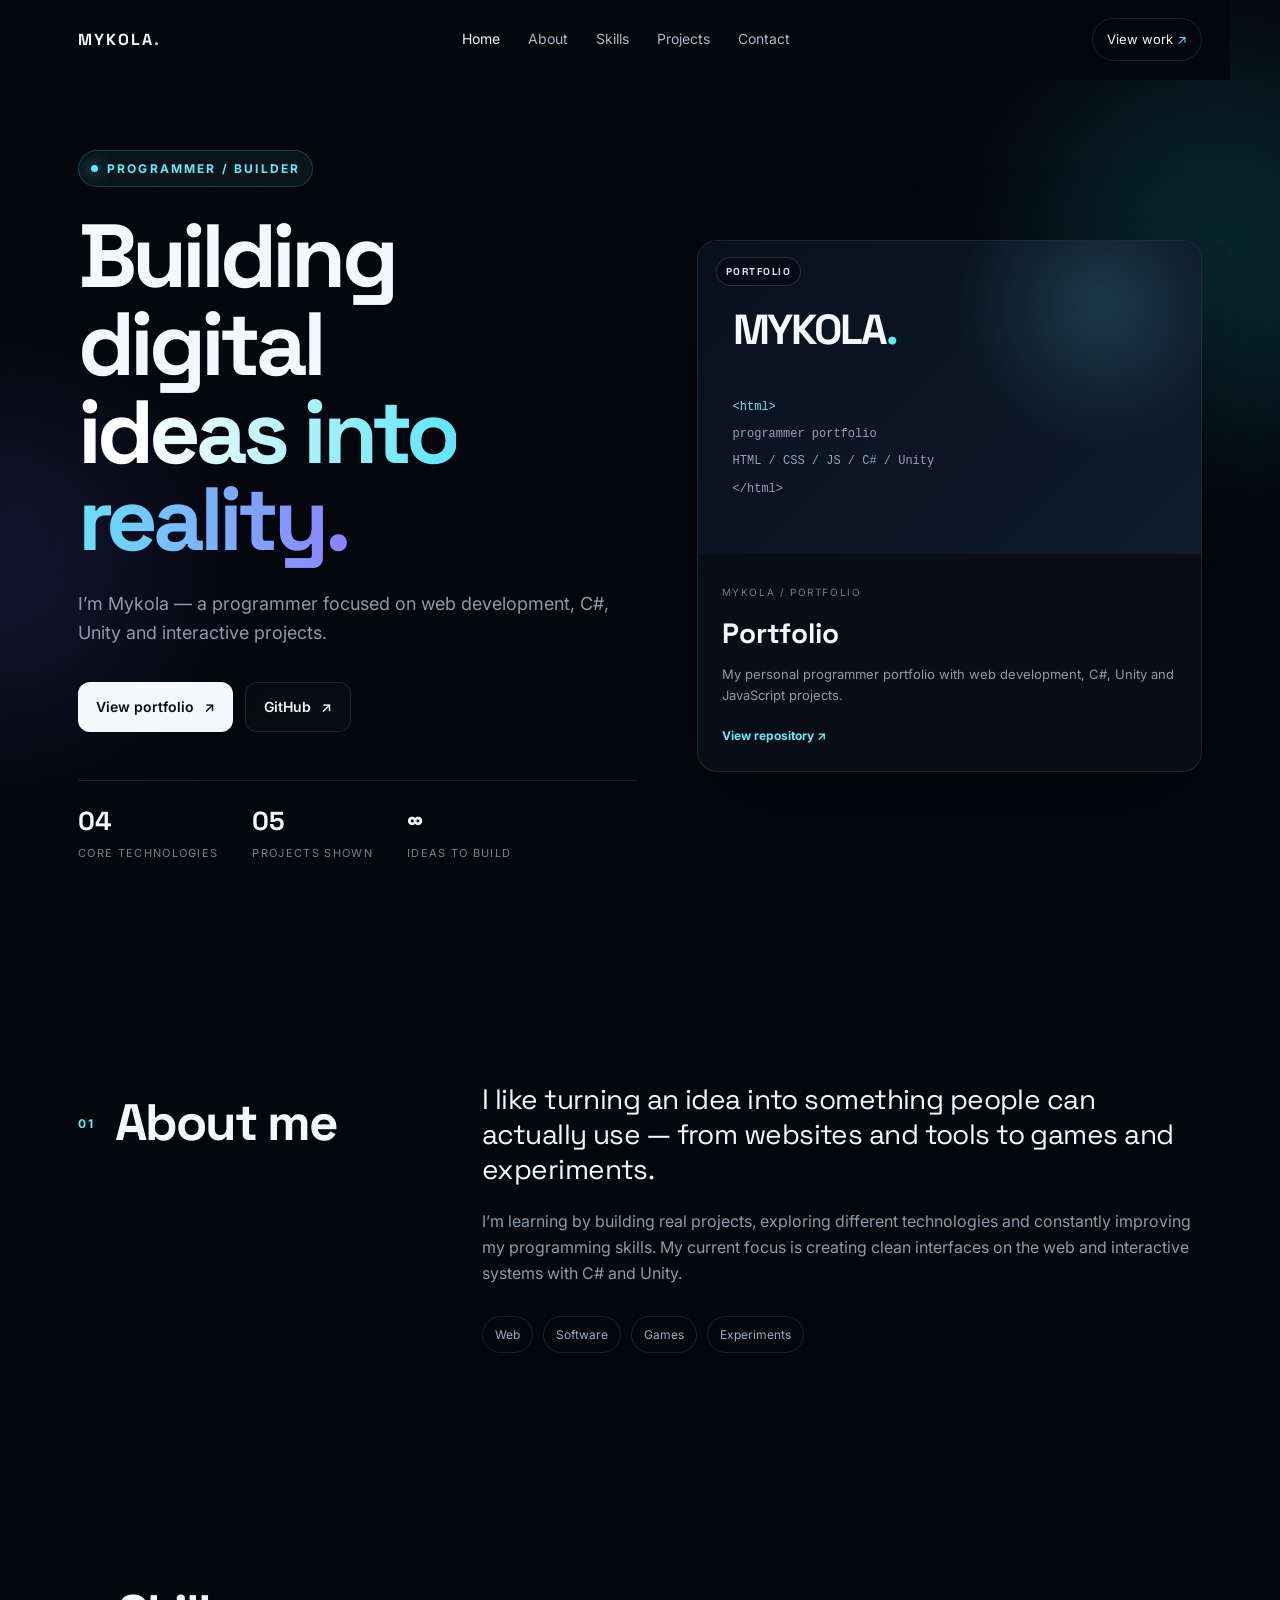
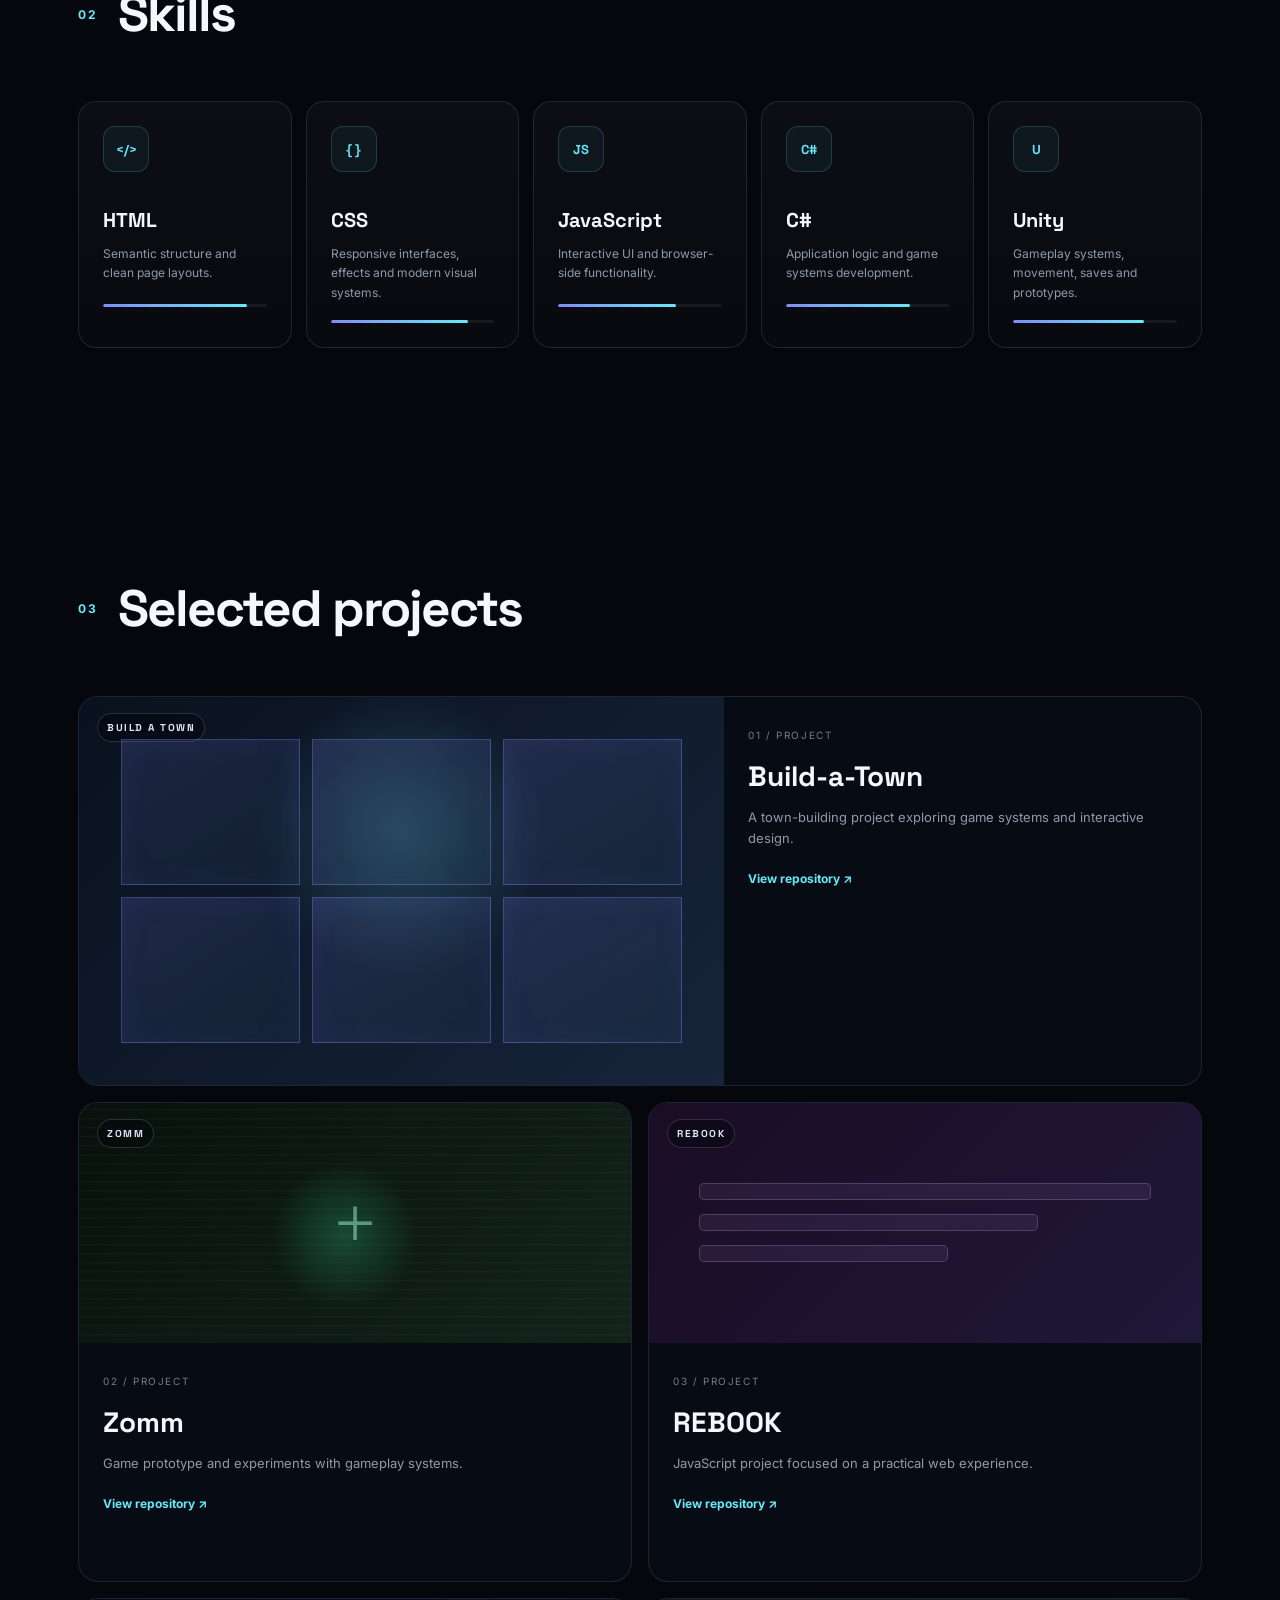
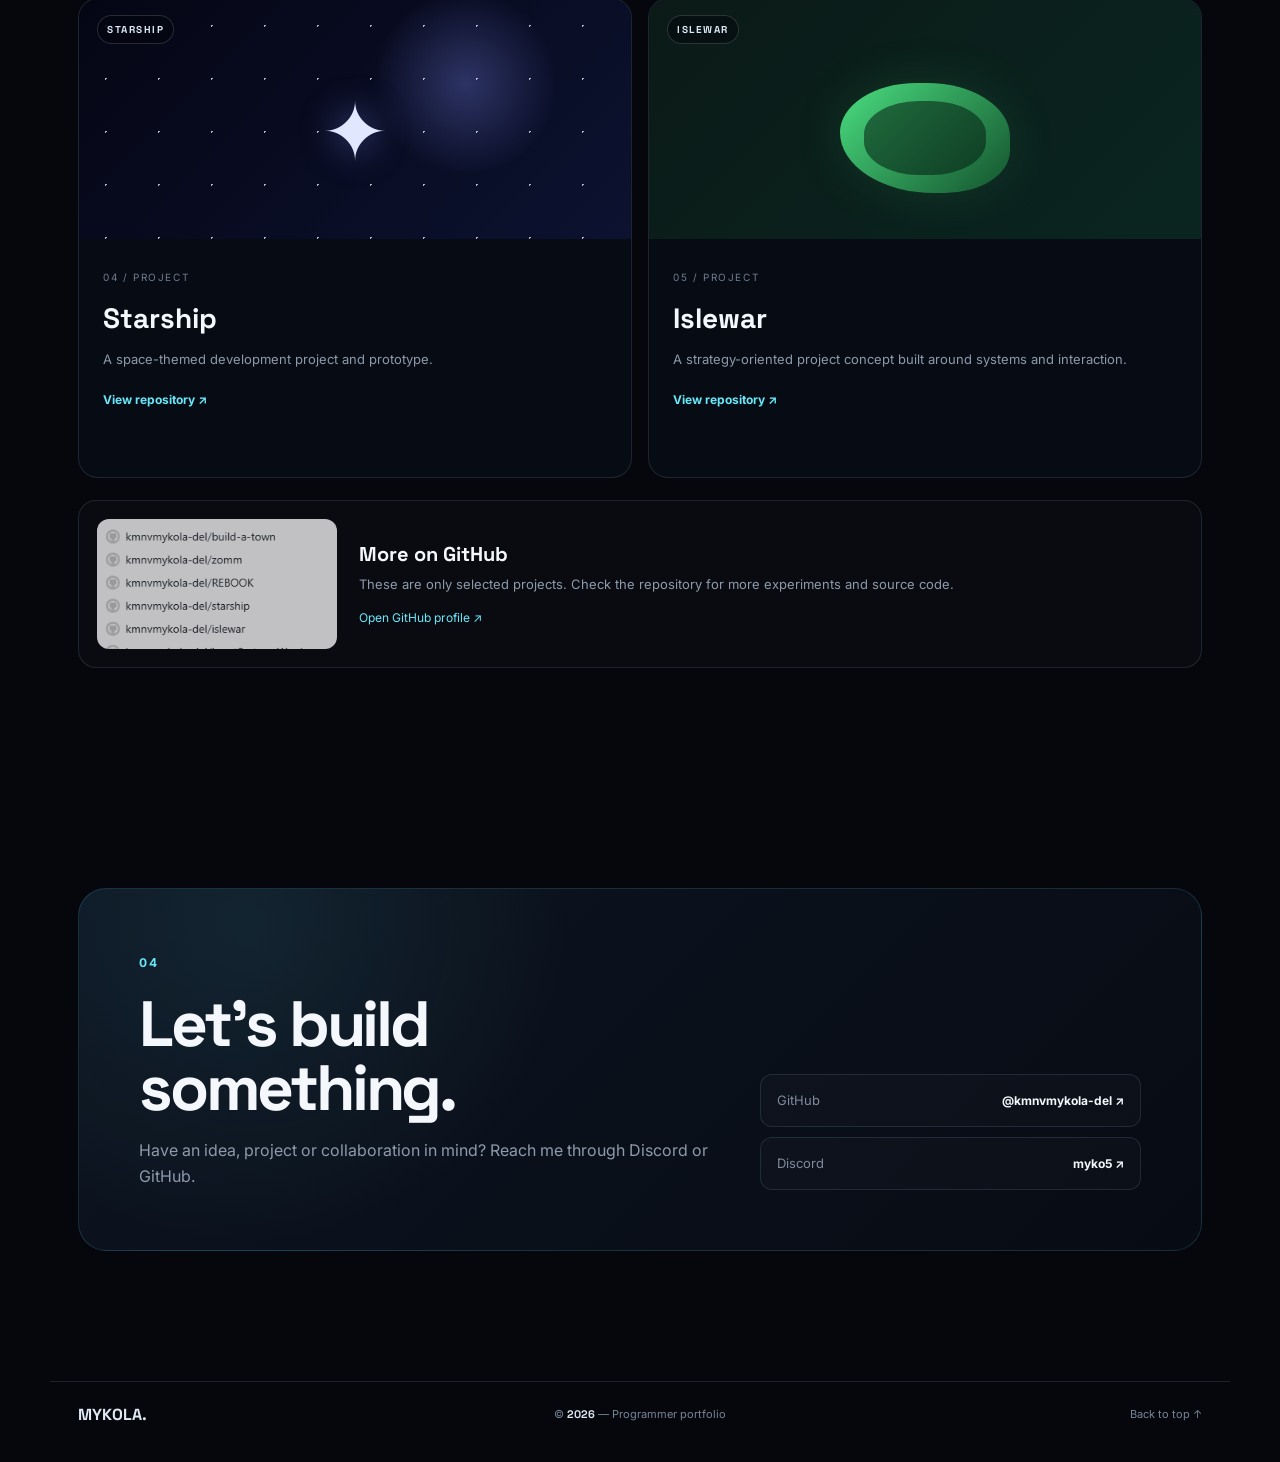
<file: index.html>
<!DOCTYPE html>
<html lang="en">
	<head>
		<meta charset="UTF-8" />
		<meta name="viewport" content="width=device-width, initial-scale=1.0" />
		<meta name="description" content="Mykola — Programmer portfolio. Web, C#, Unity and JavaScript projects." />
		<title>Mykola — Programmer</title>

		<link rel="preconnect" href="https://fonts.googleapis.com">
			<link rel="preconnect" href="https://fonts.gstatic.com" crossorigin="">
				<link href="https://fonts.googleapis.com/css2?family=Inter:wght@400;500;600;700;800&family=Space+Grotesk:wght@400;500;600;700&display=swap" rel="stylesheet">
					<link rel="stylesheet" href="style.css" />
				</head>

	<body>
		<div class="bg-grid"></div>
		<div class="glow glow-one"></div>
		<div class="glow glow-two"></div>

		<header class="topbar">
			<a class="brand" href="#home">
				MYKOLA<span>.</span>
			</a>

			<nav>
				<a href="#home">Home</a>
				<a href="#about">About</a>
				<a href="#skills">Skills</a>
				<a href="#projects">Projects</a>
				<a href="#contact">Contact</a>
			</nav>

			<a class="nav-cta" href="#projects">
				View work <span>↗</span>
			</a>
		</header>

		<main>
			<section id="home" class="hero section">
				<div class="hero-copy reveal">
					<div class="eyebrow">
						<span class="dot"></span>
						Programmer / Builder
					</div>

					<h1>
						Building digital<br>
							<span>ideas into reality.</span>
					</h1>

					<p>I’m Mykola — a programmer focused on web development, C#, Unity and interactive projects.</p>

					<div class="hero-actions">
						<a class="button primary" href="#projects">
							View portfolio <span>↗</span>
						</a>
						<a class="button secondary" href="https://github.com/kmnvmykola-del" target="_blank" rel="noreferrer">
							GitHub <span>↗</span>
						</a>
					</div>

					<div class="hero-meta">
						<div>
							<strong>04</strong>
							<span>Core technologies</span>
						</div>
						<div>
							<strong>05</strong>
							<span>Projects shown</span>
						</div>
						<div>
							<strong>∞</strong>
							<span>Ideas to build</span>
						</div>
					</div>
				</div>

				<div class="hero-visual reveal delay-1">
					<a class="hero-preview" href="https://github.com/kmnvmykola-del/Portfolio" target="_blank" rel="noreferrer">
						<div class="preview-chip">PORTFOLIO</div>

						<div class="portfolio-preview">
							<div class="portfolio-logo">
								MYKOLA<span>.</span>
							</div>
							<div class="portfolio-code">
								<span>&lt;html&gt;</span>
								<span>programmer portfolio</span>
								<span>HTML / CSS / JS / C# / Unity</span>
								<span>&lt;/html&gt;</span>
							</div>
						</div>

						<div class="portfolio-info">
							<span>MYKOLA / PORTFOLIO</span>
							<h3>Portfolio</h3>
							<p>My personal programmer portfolio with web development, C#, Unity and JavaScript projects.</p>
							<b>View repository ↗</b>
						</div>
					</a>
				</div>
			</section>

			<section id="about" class="section split-section">
				<div class="section-heading reveal">
					<span class="section-number">01</span>
					<h2>About me</h2>
				</div>

				<div class="about-content reveal delay-1">
					<p class="lead">I like turning an idea into something people can actually use — from websites and tools to games and experiments.</p>
					<p>I’m learning by building real projects, exploring different technologies and constantly improving my programming skills. My current focus is creating clean interfaces on the web and interactive systems with C# and Unity.</p>

					<div class="about-strip">
						<span>Web</span>
						<span>Software</span>
						<span>Games</span>
						<span>Experiments</span>
					</div>
				</div>
			</section>

			<section id="skills" class="section">
				<div class="section-heading reveal">
					<span class="section-number">02</span>
					<h2>Skills</h2>
				</div>

				<div class="skills-grid">
					<article class="skill-card reveal">
						<div class="skill-icon">&lt;/&gt;</div>
						<h3>HTML</h3>
						<p>Semantic structure and clean page layouts.</p>
						<div class="skill-line">
							<span style="width:88%"></span>
						</div>
					</article>

					<article class="skill-card reveal delay-1">
						<div class="skill-icon">{ }</div>
						<h3>CSS</h3>
						<p>Responsive interfaces, effects and modern visual systems.</p>
						<div class="skill-line">
							<span style="width:84%"></span>
						</div>
					</article>

					<article class="skill-card reveal delay-2">
						<div class="skill-icon">JS</div>
						<h3>JavaScript</h3>
						<p>Interactive UI and browser-side functionality.</p>
						<div class="skill-line">
							<span style="width:72%"></span>
						</div>
					</article>

					<article class="skill-card reveal">
						<div class="skill-icon">C#</div>
						<h3>C#</h3>
						<p>Application logic and game systems development.</p>
						<div class="skill-line">
							<span style="width:76%"></span>
						</div>
					</article>

					<article class="skill-card reveal delay-1">
						<div class="skill-icon">U</div>
						<h3>Unity</h3>
						<p>Gameplay systems, movement, saves and prototypes.</p>
						<div class="skill-line">
							<span style="width:80%"></span>
						</div>
					</article>
				</div>
			</section>

			<section id="projects" class="section projects-section">
				<div class="section-heading reveal">
					<span class="section-number">03</span>
					<h2>Selected projects</h2>
				</div>

				<div class="projects-grid">
					<a class="project-card large reveal" href="https://github.com/kmnvmykola-del/build-a-town" target="_blank" rel="noreferrer">
						<div class="project-preview town-preview">
							<div class="preview-chip">BUILD A TOWN</div>
							<div class="city-grid">
								<i></i>
								<i></i>
								<i></i>
								<i></i>
								<i></i>
								<i></i>
							</div>
						</div>
						<div class="project-info">
							<span>01 / PROJECT</span>
							<h3>Build-a-Town</h3>
							<p>A town-building project exploring game systems and interactive design.</p>
							<b>View repository ↗</b>
						</div>
					</a>

					<a class="project-card reveal delay-1" href="https://github.com/kmnvmykola-del/zomm" target="_blank" rel="noreferrer">
						<div class="project-preview zombie-preview">
							<div class="scanline"></div>
							<div class="preview-chip">ZOMM</div>
							<div class="crosshair">+</div>
						</div>
						<div class="project-info">
							<span>02 / PROJECT</span>
							<h3>Zomm</h3>
							<p>Game prototype and experiments with gameplay systems.</p>
							<b>View repository ↗</b>
						</div>
					</a>

					<a class="project-card reveal delay-2" href="https://github.com/kmnvmykola-del/REBOOK" target="_blank" rel="noreferrer">
						<div class="project-preview rebook-preview">
							<div class="preview-chip">REBOOK</div>
							<div class="rebook-lines">
								<span></span>
								<span></span>
								<span></span>
							</div>
						</div>
						<div class="project-info">
							<span>03 / PROJECT</span>
							<h3>REBOOK</h3>
							<p>JavaScript project focused on a practical web experience.</p>
							<b>View repository ↗</b>
						</div>
					</a>

					<a class="project-card reveal" href="https://github.com/kmnvmykola-del/starship" target="_blank" rel="noreferrer">
						<div class="project-preview space-preview">
							<div class="stars"></div>
							<div class="ship">✦</div>
							<div class="preview-chip">STARSHIP</div>
						</div>
						<div class="project-info">
							<span>04 / PROJECT</span>
							<h3>Starship</h3>
							<p>A space-themed development project and prototype.</p>
							<b>View repository ↗</b>
						</div>
					</a>

					<a class="project-card reveal delay-1" href="https://github.com/kmnvmykola-del/islewar" target="_blank" rel="noreferrer">
						<div class="project-preview island-preview">
							<div class="island"></div>
							<div class="preview-chip">ISLEWAR</div>
						</div>
						<div class="project-info">
							<span>05 / PROJECT</span>
							<h3>Islewar</h3>
							<p>A strategy-oriented project concept built around systems and interaction.</p>
							<b>View repository ↗</b>
						</div>
					</a>
				</div>

				<div class="github-note reveal">
					<img src="assets/github-repos.png" alt="GitHub repositories preview">
						<div>
							<strong>More on GitHub</strong>
							<p>These are only selected projects. Check the repository for more experiments and source code.</p>
							<a href="https://github.com/kmnvmykola-del" target="_blank" rel="noreferrer">Open GitHub profile ↗</a>
						</div>
					</div>
			</section>

			<section id="contact" class="section contact-section">
				<div class="contact-card reveal">
					<div>
						<span class="section-number">04</span>
						<h2>Let’s build something.</h2>
						<p>Have an idea, project or collaboration in mind? Reach me through Discord or GitHub.</p>
					</div>

					<div class="contact-links">
						<a href="https://github.com/kmnvmykola-del" target="_blank" rel="noreferrer">
							<span>GitHub</span>
							<b>@kmnvmykola-del ↗</b>
						</a>

						<a href="https://discord.com/users/myko5" target="_blank" rel="noreferrer">
							<span>Discord</span>
							<b>myko5 ↗</b>
						</a>
					</div>
				</div>
			</section>
		</main>

		<footer>
			<span>MYKOLA.</span>
			<small>
				© <span id="year"></span> — Programmer portfolio
			</small>
			<a href="#home">Back to top ↑</a>
		</footer>

		<script src="script.js"></script>
	</body>
</html>
</file>
<file: style.css>
:root {
  --bg:#05070d;
  --bg2:#0a0f18;
  --panel:rgba(13,19,30,.72);
  --line:rgba(136,164,200,.17);
  --text:#f4f7fb;
  --muted:#8e9aab;
  --accent:#67e8f9;
  --accent2:#818cf8;
  --max:1180px
}

* {
  box-sizing:border-box;
  margin:0;
  padding:0
}

html {
  scroll-behavior:smooth
}

body {
  font-family:Inter,system-ui,sans-serif;
  background:var(--bg);
  color:var(--text);
  line-height:1.6;
  overflow-x:hidden
}

a {
  color:inherit;
  text-decoration:none
}

.section {
  max-width:var(--max);
  margin:auto;
  padding:110px 28px;
  position:relative
}

.bg-grid {
  position:fixed;
  inset:0;
  pointer-events:none;
  opacity:.18;
  background-image:linear-gradient(rgba(125,149,180,.08) 1px,transparent 1px),linear-gradient(90deg,rgba(125,149,180,.08) 1px,transparent 1px);
  background-size:52px 52px;
  mask-image:linear-gradient(to bottom,black 0%,transparent 90%)
}

.glow {
  position:fixed;
  border-radius:50%;
  filter:blur(80px);
  opacity:.15;
  pointer-events:none
}

.glow-one {
  width:360px;
  height:360px;
  top:8%;
  right:-120px;
  background:#22d3ee
}

.glow-two {
  width:320px;
  height:320px;
  top:45%;
  left:-160px;
  background:#6366f1
}

.topbar {
  position:sticky;
  top:0;
  z-index:20;
  max-width:var(--max);
  margin:auto;
  display:flex;
  align-items:center;
  justify-content:space-between;
  padding:18px 28px;
  background:rgba(5,7,13,.76);
  backdrop-filter:blur(18px);
  border-bottom:1px solid transparent
}

.brand {
  font-family:"Space Grotesk",sans-serif;
  font-weight:800;
  letter-spacing:.12em
}

.brand span {
  color:var(--accent)
}

nav {
  display:flex;
  gap:28px
}

nav a {
  font-size:14px;
  color:#aeb8c7;
  transition:.25s
}

nav a:hover {
  color:#fff
}

.nav-cta {
  font-size:13px;
  border:1px solid var(--line);
  padding:10px 14px;
  border-radius:999px
}

.nav-cta span {
  color:var(--accent)
}

.hero {
  min-height:calc(100vh - 70px);
  display:grid;
  grid-template-columns:1.05fr .95fr;
  align-items:center;
  gap:60px;
  padding-top:70px
}

.eyebrow,.section-number {
  color:var(--accent);
  font-size:12px;
  text-transform:uppercase;
  letter-spacing:.18em;
  font-weight:700
}

.eyebrow {
  display:inline-flex;
  align-items:center;
  gap:9px;
  border:1px solid rgba(103,232,249,.2);
  background:rgba(103,232,249,.06);
  padding:8px 12px;
  border-radius:999px
}

.dot {
  width:7px;
  height:7px;
  border-radius:50%;
  background:var(--accent);
  box-shadow:0 0 15px var(--accent)
}

h1,h2,h3 {
  font-family:"Space Grotesk",sans-serif
}

h1 {
  font-size:clamp(54px,7vw,94px);
  line-height:.98;
  letter-spacing:-.055em;
  margin:26px 0
}

.hero h1 span {
  background:linear-gradient(90deg,#fff 10%,var(--accent),#8b82ff);
  -webkit-background-clip:text;
  background-clip:text;
  color:transparent
}

.hero-copy>p {
  max-width:600px;
  color:var(--muted);
  font-size:18px
}

.hero-actions {
  display:flex;
  gap:12px;
  margin-top:34px
}

.button {
  padding:13px 18px;
  border-radius:12px;
  font-weight:600;
  font-size:14px;
  transition:.25s;
  display:inline-flex;
  gap:10px;
  align-items:center
}

.button.primary {
  background:#f5f8fb;
  color:#080b10
}

.button.primary:hover {
  transform:translateY(-2px);
  box-shadow:0 12px 30px rgba(103,232,249,.15)
}

.button.secondary {
  border:1px solid var(--line);
  background:rgba(255,255,255,.02)
}

.button.secondary:hover {
  background:rgba(255,255,255,.05)
}

.hero-meta {
  display:flex;
  gap:34px;
  margin-top:48px;
  padding-top:20px;
  border-top:1px solid var(--line)
}

.hero-meta div {
  display:grid;
  gap:2px
}

.hero-meta strong {
  font-family:"Space Grotesk";
  font-size:26px
}

.hero-meta span {
  font-size:11px;
  text-transform:uppercase;
  letter-spacing:.12em;
  color:#748092
}

.hero-visual {
  min-height:500px;
  position:relative;
  display:grid;
  place-items:center
}

.hero-preview {
  display:block;
  width:min(510px,100%);
  border:1px solid var(--line);
  border-radius:20px;
  overflow:hidden;
  background:rgba(10,15,24,.8);
  box-shadow:0 35px 100px rgba(0,0,0,.35);
  transition:.3s;
  position:relative
}

.hero-preview:hover {
  transform:translateY(-5px);
  border-color:rgba(103,232,249,.3)
}

.portfolio-preview {
  min-height:260px;
  padding:55px 35px;
  background:radial-gradient(circle at 80% 20%,rgba(103,232,249,.16),transparent 30%),linear-gradient(135deg,#08101c,#101b2d)
}

.portfolio-logo {
  font-family:"Space Grotesk",sans-serif;
  font-size:42px;
  font-weight:800;
  letter-spacing:-.05em
}

.portfolio-logo span {
  color:var(--accent)
}

.portfolio-code {
  display:grid;
  gap:8px;
  margin-top:35px;
  font:500 12px/1.6 ui-monospace,SFMono-Regular,Menlo,monospace;
  color:#93a4b8
}

.portfolio-code span:first-child {
  color:var(--accent)
}

.portfolio-info {
  padding:24px
}

.portfolio-info>span {
  font-size:10px;
  letter-spacing:.16em;
  color:#6f7d91
}

.portfolio-info h3 {
  font-size:28px;
  margin:8px 0
}

.portfolio-info p {
  color:var(--muted);
  font-size:13px
}

.portfolio-info b {
  display:inline-block;
  margin-top:20px;
  font-size:12px;
  color:var(--accent)
}

.code-card {
  width:min(510px,100%);
  background:linear-gradient(180deg,rgba(19,27,41,.94),rgba(8,12,20,.94));
  border:1px solid rgba(134,163,199,.18);
  border-radius:20px;
  box-shadow:0 35px 100px rgba(0,0,0,.45),0 0 80px rgba(99,102,241,.08);
  transform:none;
  overflow:hidden;
  position:relative;
  z-index:2
}

.window-bar {
  height:42px;
  border-bottom:1px solid var(--line);
  display:flex;
  align-items:center;
  gap:7px;
  padding:0 16px
}

.window-bar span {
  width:8px;
  height:8px;
  border-radius:50%;
  background:#6f7784
}

.window-bar small {
  margin-left:auto;
  color:#647184;
  font-size:11px;
  font-family:monospace
}

.code-card pre {
  padding:28px 26px 34px;
  overflow:auto;
  font:500 13px/1.8 ui-monospace,SFMono-Regular,Menlo,monospace;
  color:#d9e2ee
}

.muted {
  color:#9aa7b8
}

.blue {
  color:#60a5fa
}

.green {
  color:#8fe7b1
}

.orb {
  position:absolute;
  border:1px solid rgba(103,232,249,.18);
  border-radius:50%
}

.orb-a {
  width:380px;
  height:380px
}

.orb-b {
  width:510px;
  height:510px;
  border-color:rgba(129,140,248,.12)
}

.floating-tag {
  position:absolute;
  z-index:4;
  background:rgba(7,11,19,.82);
  backdrop-filter:blur(14px);
  border:1px solid var(--line);
  padding:10px 14px;
  border-radius:12px;
  font:700 11px/1 "Space Grotesk";
  letter-spacing:.14em;
  box-shadow:0 15px 35px rgba(0,0,0,.25)
}

.tag-one {
  left:6%;
  top:23%;
  color:var(--accent)
}

.tag-two {
  right:4%;
  top:17%;
  color:#a5b4fc
}

.tag-three {
  right:10%;
  bottom:20%;
  color:#86efac
}

.section-heading {
  display:flex;
  align-items:center;
  gap:20px;
  margin-bottom:46px
}

.section-heading h2 {
  font-size:clamp(35px,4vw,54px);
  letter-spacing:-.04em
}

.split-section {
  display:grid;
  grid-template-columns:.45fr 1fr;
  gap:80px;
  align-items:start
}

.about-content {
  max-width:760px
}

.lead {
  font-family:"Space Grotesk";
  font-size:28px;
  line-height:1.25;
  letter-spacing:-.02em;
  margin-bottom:22px
}

.about-content>p:not(.lead) {
  color:var(--muted);
  font-size:16px
}

.about-strip {
  display:flex;
  gap:10px;
  flex-wrap:wrap;
  margin-top:30px
}

.about-strip span {
  padding:8px 12px;
  border:1px solid var(--line);
  border-radius:999px;
  color:#9fabbc;
  font-size:12px
}

.skills-grid {
  display:grid;
  grid-template-columns:repeat(5,1fr);
  gap:14px
}

.skill-card {
  padding:24px;
  border:1px solid var(--line);
  background:linear-gradient(180deg,rgba(255,255,255,.03),rgba(255,255,255,.015));
  border-radius:18px;
  min-height:190px;
  transition:.3s
}

.skill-card:hover,.project-card:hover {
  transform:translateY(-5px);
  border-color:rgba(103,232,249,.3)
}

.skill-icon {
  width:46px;
  height:46px;
  border-radius:12px;
  display:grid;
  place-items:center;
  border:1px solid rgba(103,232,249,.18);
  background:rgba(103,232,249,.05);
  color:var(--accent);
  font:700 13px "Space Grotesk";
  margin-bottom:32px
}

.skill-card h3 {
  font-size:20px;
  margin-bottom:8px
}

.skill-card p {
  font-size:12px;
  color:var(--muted);
  min-height:42px
}

.skill-line {
  height:3px;
  background:rgba(255,255,255,.06);
  margin-top:18px;
  border-radius:10px;
  overflow:hidden
}

.skill-line span {
  display:block;
  height:100%;
  background:linear-gradient(90deg,var(--accent2),var(--accent));
  border-radius:10px
}

.projects-grid {
  display:grid;
  grid-template-columns:repeat(2,1fr);
  gap:16px
}

.project-card {
  display:flex;
  flex-direction:column;
  min-height:480px;
  border:1px solid var(--line);
  background:rgba(10,15,24,.68);
  border-radius:20px;
  overflow:hidden;
  transition:.3s
}

.project-card.large {
  grid-column:span 2;
  display:grid;
  grid-template-columns:1.15fr .85fr;
  min-height:390px
}

.project-preview {
  min-height:240px;
  position:relative;
  overflow:hidden
}

.project-card.large .project-preview {
  min-height:auto
}

.project-info {
  padding:24px
}

.project-info>span {
  font-size:10px;
  letter-spacing:.16em;
  color:#6f7d91
}

.project-info h3 {
  font-size:28px;
  margin:8px 0
}

.project-info p {
  color:var(--muted);
  font-size:13px;
  max-width:530px
}

.project-info b {
  display:inline-block;
  margin-top:20px;
  font-size:12px;
  color:var(--accent)
}

.preview-chip {
  position:absolute;
  left:18px;
  top:16px;
  font:700 10px "Space Grotesk";
  letter-spacing:.15em;
  color:#dce8f5;
  border:1px solid rgba(255,255,255,.15);
  background:rgba(3,6,12,.45);
  padding:7px 9px;
  border-radius:999px;
  backdrop-filter:blur(8px)
}

.town-preview {
  background:radial-gradient(circle at 50% 35%,rgba(103,232,249,.2),transparent 35%),linear-gradient(135deg,#09111e,#17243a)
}

.city-grid {
  position:absolute;
  inset:42px;
  display:grid;
  grid-template-columns:repeat(3,1fr);
  gap:12px;
  transform:none;
  transform-origin:center
}

.city-grid i {
  display:block;
  border:1px solid rgba(129,140,248,.34);
  background:linear-gradient(145deg,rgba(129,140,248,.16),rgba(103,232,249,.03));
  box-shadow:inset 0 0 30px rgba(99,102,241,.08)
}

.zombie-preview {
  background:radial-gradient(circle at 48% 55%,rgba(52,211,153,.26),transparent 23%),linear-gradient(135deg,#08110d,#13231a)
}

.scanline {
  position:absolute;
  inset:0;
  background:repeating-linear-gradient(0deg,transparent 0 7px,rgba(130,255,197,.03) 8px 9px)
}

.crosshair {
  position:absolute;
  inset:0;
  display:grid;
  place-items:center;
  font:500 72px/1 ui-monospace;
  color:rgba(165,243,210,.5)
}

.rebook-preview {
  background:linear-gradient(135deg,#1a0d24,#201839)
}

.rebook-lines {
  position:absolute;
  inset:54px 50px;
  display:grid;
  align-content:center;
  gap:14px
}

.rebook-lines span {
  height:17px;
  border:1px solid rgba(196,181,253,.23);
  border-radius:5px;
  background:rgba(216,180,254,.08)
}

.rebook-lines span:nth-child(2) {
  width:75%
}

.rebook-lines span:nth-child(3) {
  width:55%
}

.space-preview {
  background:radial-gradient(circle at 70% 35%,rgba(129,140,248,.3),transparent 22%),linear-gradient(135deg,#050614,#0c1230)
}

.stars {
  position:absolute;
  inset:0;
  background-image:radial-gradient(circle,rgba(255,255,255,.7) 1px,transparent 1px);
  background-size:53px 53px
}

.ship {
  position:absolute;
  left:50%;
  top:55%;
  transform:translate(-50%,-50%);
  font-size:80px;
  color:#e0e7ff;
  text-shadow:0 0 35px rgba(129,140,248,.5)
}

.island-preview {
  background:linear-gradient(135deg,#0b1a17,#0a2520)
}

.island {
  position:absolute;
  width:170px;
  height:110px;
  border-radius:48% 52% 41% 59%;
  background:linear-gradient(135deg,#4ade80,#14532d);
  left:50%;
  top:58%;
  transform:translate(-50%,-50%);
  box-shadow:0 0 50px rgba(74,222,128,.13)
}

.island:after {
  content:"";
  position:absolute;
  inset:18px 24px;
  border-radius:45%;
  background:rgba(5,30,19,.55)
}

.warrior-preview {
  background:linear-gradient(135deg,#10131c,#18233e)
}

.grid-glow {
  position:absolute;
  inset:0;
  background-image:linear-gradient(rgba(129,140,248,.09) 1px,transparent 1px),linear-gradient(90deg,rgba(129,140,248,.09) 1px,transparent 1px);
  background-size:30px 30px;
  transform:none;
  transform-origin:center bottom
}

.keys {
  position:absolute;
  right:25px;
  bottom:20px;
  display:grid;
  grid-template-columns:repeat(3,30px);
  gap:5px
}

.keys kbd {
  display:grid;
  place-items:center;
  height:30px;
  border:1px solid rgba(255,255,255,.16);
  background:rgba(7,10,17,.65);
  border-radius:6px;
  font:700 10px ui-monospace;
  color:#a5b4fc
}

.keys kbd:first-child {
  grid-column:2
}

.github-note {
  display:grid;
  grid-template-columns:240px 1fr;
  gap:22px;
  align-items:center;
  margin-top:22px;
  padding:18px;
  border:1px solid var(--line);
  border-radius:18px;
  background:rgba(255,255,255,.02)
}

.github-note img {
  width:100%;
  height:130px;
  object-fit:cover;
  object-position:top;
  border-radius:12px;
  opacity:.75
}

.github-note strong {
  font-family:"Space Grotesk";
  font-size:20px
}

.github-note p {
  color:var(--muted);
  font-size:13px;
  margin:4px 0 10px
}

.github-note a {
  font-size:12px;
  color:var(--accent)
}

.contact-section {
  padding-bottom:130px
}

.contact-card {
  display:grid;
  grid-template-columns:1.2fr .8fr;
  gap:50px;
  align-items:end;
  padding:60px;
  border:1px solid rgba(103,232,249,.15);
  border-radius:28px;
  background:radial-gradient(circle at 15% 10%,rgba(103,232,249,.08),transparent 32%),linear-gradient(135deg,rgba(14,23,36,.9),rgba(8,12,20,.92))
}

.contact-card h2 {
  font-size:clamp(40px,5vw,70px);
  letter-spacing:-.05em;
  line-height:1;
  margin:18px 0
}

.contact-card p {
  color:var(--muted);
  max-width:600px
}

.contact-links {
  display:grid;
  gap:10px
}

.contact-links a {
  display:flex;
  justify-content:space-between;
  align-items:center;
  border:1px solid var(--line);
  padding:15px 16px;
  border-radius:12px;
  background:rgba(255,255,255,.02);
  font-size:13px
}

.contact-links span {
  color:#7f8b9b
}

.contact-links b {
  font-size:12px
}

.contact-links a:hover {
  border-color:rgba(103,232,249,.3)
}

footer {
  max-width:var(--max);
  margin:auto;
  padding:20px 28px 35px;
  display:grid;
  grid-template-columns:1fr 1fr 1fr;
  align-items:center;
  border-top:1px solid var(--line);
  color:#788496
}

footer span {
  font-family:"Space Grotesk";
  font-weight:800;
  color:#dfe8f4
}

footer small {
  text-align:center;
  font-size:11px
}

footer a {
  text-align:right;
  font-size:11px
}

.reveal {
  opacity:0;
  transform:translateY(24px);
  transition:opacity .7s ease,transform .7s ease
}

.reveal.visible {
  opacity:1;
  transform:none
}

.delay-1 {
  transition-delay:.08s
}

.delay-2 {
  transition-delay:.16s
}

@media(max-width:1000px) {

  .hero {
    grid-template-columns:1fr
  }

  .hero-visual {
    min-height:430px
  }

  .skills-grid {
    grid-template-columns:repeat(3,1fr)
  }

  .split-section {
    grid-template-columns:1fr;
    gap:25px
  }

  .project-card.large {
    grid-template-columns:1fr;
    grid-column:span 1
  }

  .project-card.large .project-preview {
    min-height:240px
  }

  .contact-card {
    grid-template-columns:1fr
  }

}

@media(max-width:760px) {

  nav {
    display:none
  }

  .topbar {
    padding:16px 18px
  }

  .nav-cta {
    padding:9px 11px
  }

  .section {
    padding:80px 18px
  }

  .hero {
    padding-top:45px;
    min-height:auto
  }

  .hero-visual {
    min-height:340px
  }

  .orb-a {
    width:250px;
    height:250px
  }

  .orb-b {
    width:340px;
    height:340px
  }

  .code-card {
    transform:none
  }

  .code-card pre {
    font-size:11px;
    padding:22px 18px
  }

  .floating-tag {
    display:none
  }

  .hero-meta {
    gap:20px
  }

  .skills-grid {
    grid-template-columns:1fr 1fr
  }

  .projects-grid {
    grid-template-columns:1fr
  }

  .project-card.large {
    grid-column:span 1
  }

  .github-note {
    grid-template-columns:1fr
  }

  .github-note img {
    height:170px
  }

  .contact-card {
    padding:32px 24px
  }

  footer {
    grid-template-columns:1fr;
    gap:10px;
    text-align:center
  }

  footer small,footer a {
    text-align:center
  }

  .portfolio-preview {
    min-height:230px;
    padding:45px 25px
  }

  .portfolio-logo {
    font-size:34px
  }

}

@media(max-width:480px) {

  .skills-grid {
    grid-template-columns:1fr
  }

  h1 {
    font-size:50px
  }

  .hero-meta {
    flex-wrap:wrap
  }

  .hero-meta div {
    min-width:28%
  }

  .hero-meta strong {
    font-size:22px
  }

  .hero-actions {
    flex-direction:column
  }

  .button {
    justify-content:center
  }

  .portfolio-code {
    font-size:10px
  }

}
</file>
